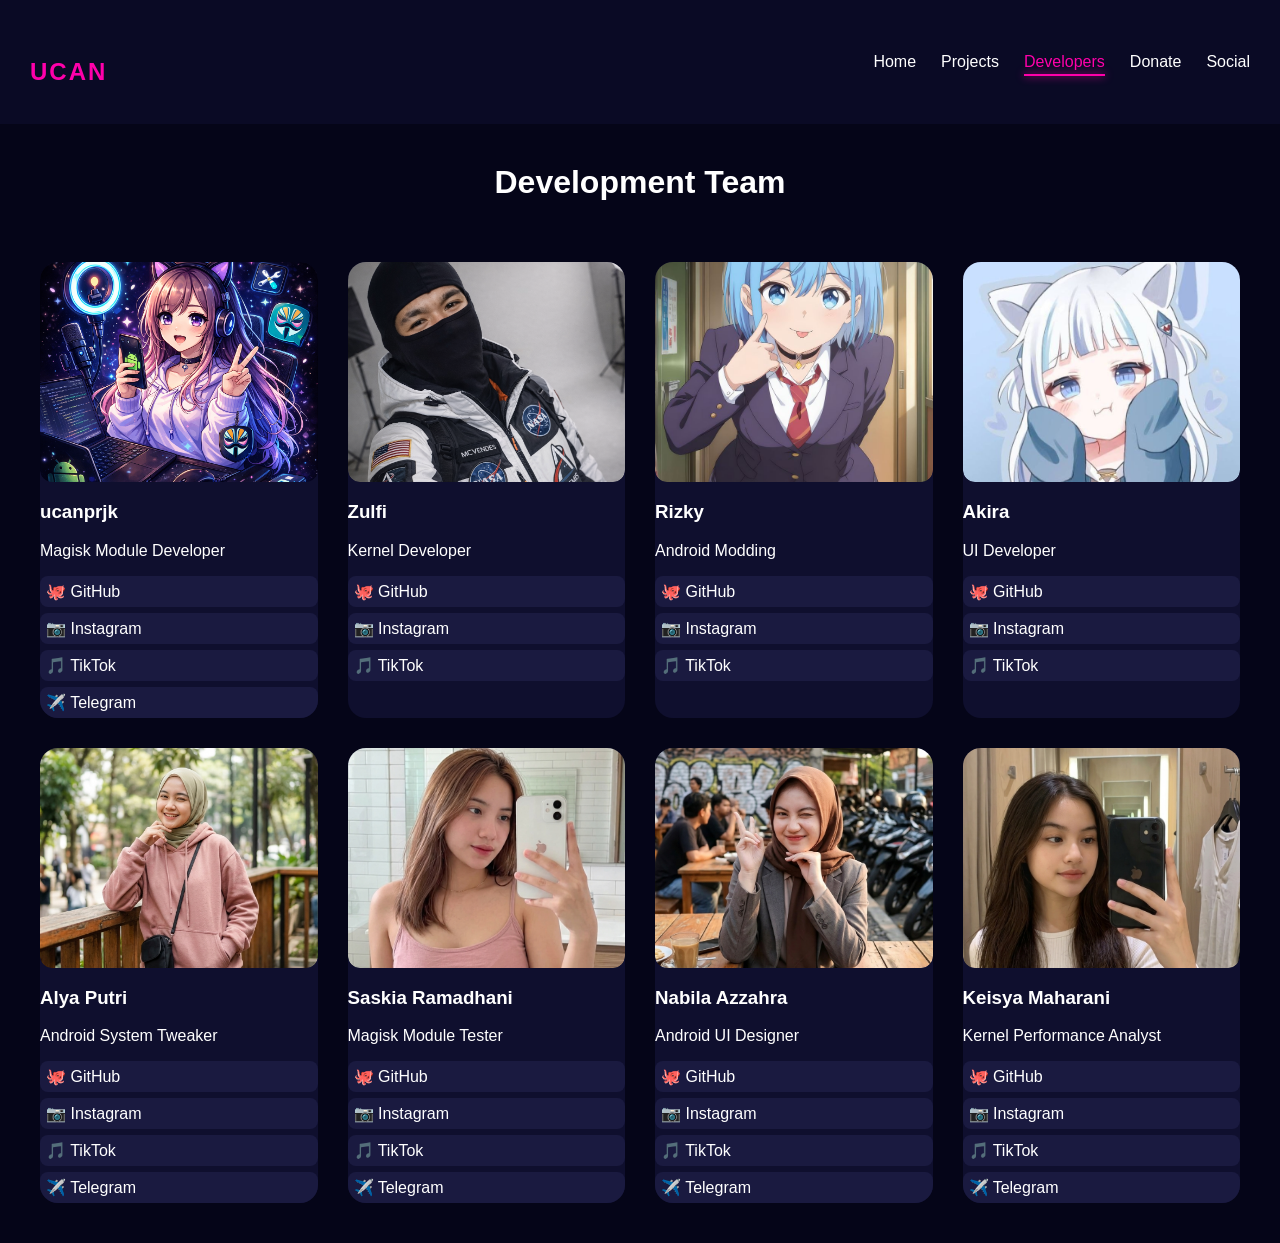
<file: dev.html>
<!DOCTYPE html>
<html>

<head>

<meta charset="UTF-8">
<meta name="viewport" content="width=device-width, initial-scale=1.0">

<title>Developers</title>

<link rel="icon" type="image/png" href="img/avatar.png">
<link rel="stylesheet" href="css/style.css">

</head>

<script>

window.addEventListener("load",function(){

document.getElementById("loader").style.display="none";

});

</script>

<script>

window.addEventListener("load",function(){

document.getElementById("loader").style.display="none";

});

</script>

<body>

    <div id="loader">
<h1>UCAN PROJECT</h1>
<p>Loading system...</p>
</div>

<nav>

<h2 class="logo">UCAN</h2>

<div class="menu-toggle" id="menu-toggle">
☰
</div>

<ul id="nav-menu">
<li><a href="index.html">Home</a></li>
<li><a href="projects.html">Projects</a></li>
<li><a href="dev.html" class="active">Developers</a></li>
<li><a href="donate.html">Donate</a></li>
<li><a href="social.html">Social</a></li>
</ul>

</nav>

<h1 class="title">Development Team</h1>

<div class="dev-container">

<!-- DEV 1 -->

<div class="repo-card">
    
<div class="dev-photo">
<img src="img/dev1.png" class="dev-img">
</div>

<h3>ucanprjk</h3>

<p>Magisk Module Developer</p>

<div class="dev-links">

<a href="https://github.com/ucanprjk" target="_blank">🐙 GitHub</a>

<a href="#">📷 Instagram</a>

<a href="https://www.tiktok.com/@ucanprjk" target="_blank">🎵 TikTok</a>

<a href="https://t.me/+aZ-YYIkyBL80ZDZl" target="_blank">✈️ Telegram</a>

</div>

</div>

<!-- DEV 2 -->

<div class="repo-card">

<div class="dev-photo">
<img src="img/dev2.png" class="dev-img">
</div>

<h3>Zulfi</h3>

<p>Kernel Developer</p>

<div class="dev-links">

<a href="#">🐙 GitHub</a>
<a href="#">📷 Instagram</a>
<a href="#">🎵 TikTok</a>

</div>

</div>

<!-- DEV 3 -->

<div class="repo-card">

<div class="dev-photo">
<img src="img/dev3.png" class="dev-img">
</div>

<h3>Rizky</h3>

<p>Android Modding</p>

<div class="dev-links">

<a href="#">🐙 GitHub</a>
<a href="#">📷 Instagram</a>
<a href="#">🎵 TikTok</a>

</div>

</div>

<!-- DEV 4 -->

<div class="repo-card">

<div class="dev-photo">
<img src="img/dev4.png" class="dev-img">
</div>

<h3>Akira</h3>

<p>UI Developer</p>

<div class="dev-links">
 

<a href="#">🐙 GitHub</a>
<a href="#">📷 Instagram</a>
<a href="#">🎵 TikTok</a>

</div>

</div>

<!-- DEV 5 -->

<div class="repo-card">

<div class="dev-photo">
<img src="img/dev5.png" class="dev-img">
</div>

<h3>Alya Putri</h3>

<p>Android System Tweaker</p>

<div class="dev-links">

<a href="#">🐙 GitHub</a>

<a href="#">📷 Instagram</a>

<a href="#">🎵 TikTok</a>

<a href="#">✈️ Telegram</a>

</div>

</div>


<!-- DEV 6 -->

<div class="repo-card">

<div class="dev-photo">
<img src="img/dev6.png" class="dev-img">
</div>

<h3>Saskia Ramadhani</h3>

<p>Magisk Module Tester</p>

<div class="dev-links">

<a href="#">🐙 GitHub</a>

<a href="#">📷 Instagram</a>

<a href="#">🎵 TikTok</a>

<a href="#">✈️ Telegram</a>

</div>

</div>


<!-- DEV 7 -->

<div class="repo-card">

<div class="dev-photo">
<img src="img/dev7.png" class="dev-img">
</div>

<h3>Nabila Azzahra</h3>

<p>Android UI Designer</p>

<div class="dev-links">

<a href="#">🐙 GitHub</a>

<a href="#">📷 Instagram</a>

<a href="#">🎵 TikTok</a>

<a href="#">✈️ Telegram</a>

</div>

</div>


<!-- DEV 8 -->

<div class="repo-card">

<div class="dev-photo">
<img src="img/dev8.png" class="dev-img">
</div>

<h3>Keisya Maharani</h3>

<p>Kernel Performance Analyst</p>

<div class="dev-links">

<a href="#">🐙 GitHub</a>

<a href="#">📷 Instagram</a>

<a href="#">🎵 TikTok</a>

<a href="#">✈️ Telegram</a>

</div>

</div>
<script src="js/menu.js"></script>
</body>
</html>
</file>
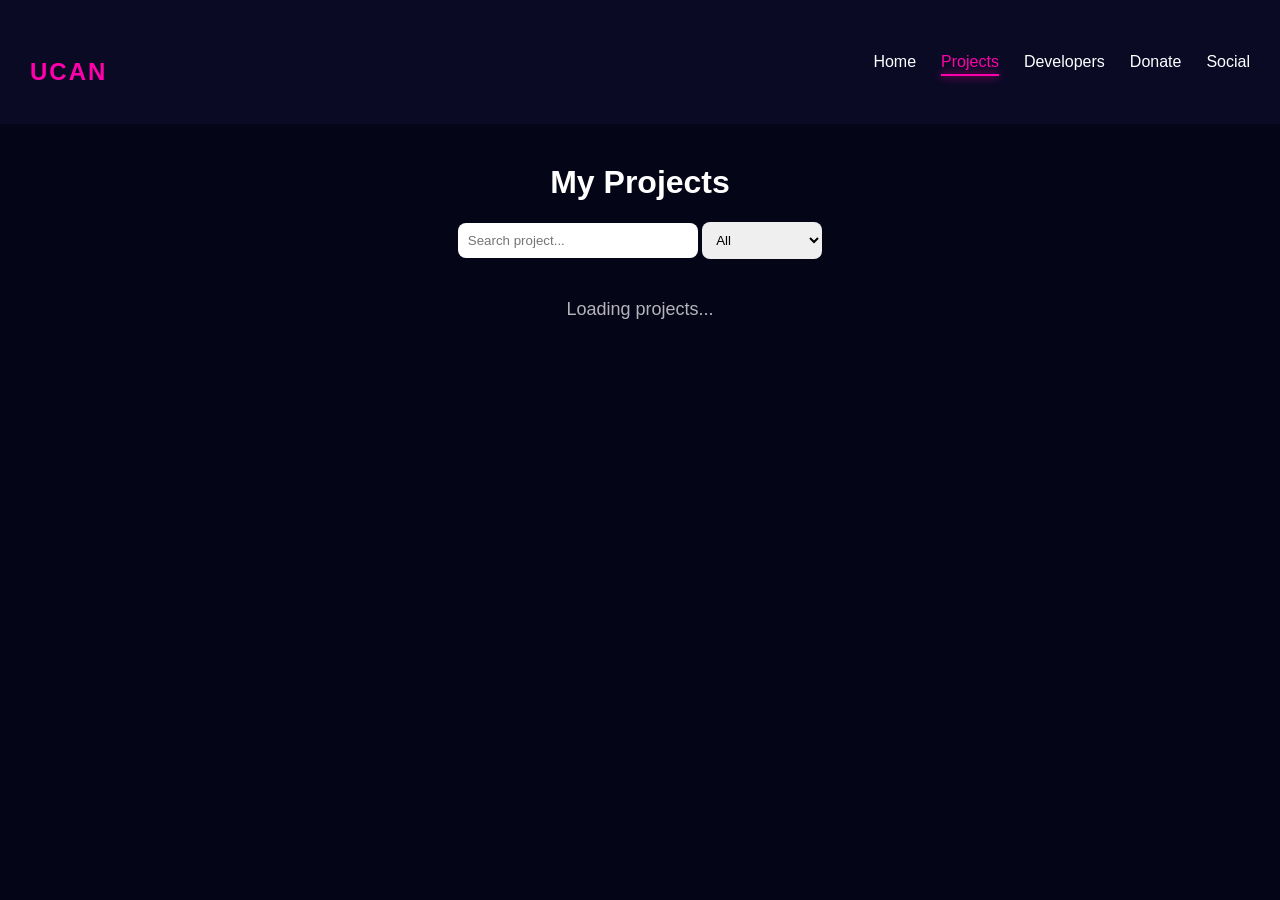
<file: projects.html>
<!DOCTYPE html>
<html>

<head>

<meta charset="UTF-8">
<meta name="viewport" content="width=device-width, initial-scale=1.0">

<title>Projects</title>

<link rel="icon" type="image/png" href="img/avatar.png">

<link rel="stylesheet" href="css/style.css">

</head>

<script>

window.addEventListener("load",function(){

document.getElementById("loader").style.display="none";

});

</script>

<body>

<div id="loader">
    
<h1>UCAN PROJECT</h1>
<p>Loading system...</p>
</div>

<nav>

<h2 class="logo">UCAN</h2>

<div class="menu-toggle" id="menu-toggle">
☰
</div>

<ul id="nav-menu">

<li><a href="index.html">Home</a></li>
<li><a href="projects.html" class="active">Projects</a></li>
<li><a href="dev.html">Developers</a></li>
<li><a href="donate.html">Donate</a></li>
<li><a href="social.html">Social</a></li>

</ul>

</nav>

<h1 class="title">My Projects</h1>

<div class="tools">

<input type="text" id="search" placeholder="Search project...">

<select id="filter">
<option value="all">All</option>
<option value="magisk">Magisk</option>
<option value="zram">ZRAM</option>
<option value="kernel">KERNEL</option>
<option value="modul mtk">MODUL MTK</option>
<option value="universal">UNIVERSAL</option>
<option value="tweak">TWEAK</option>
<option value="snapdragon">Snapdragon</option>
</select>

</div>

<div id="loading">Loading projects...</div>

<div id="repos"></div>

<script src="js/repos.js"></script>
<script src="js/menu.js"></script>
</body>
</html>
</file>
<file: css/style.css>
body{

margin:0;
font-family:Arial;
background:#050518;
color:white;

}

nav{

display:flex;
justify-content:space-between;
padding:20px;
background:#0a0a25;

}

nav ul{

display:flex;
list-style:none;
gap:20px;

}

nav a{

color:white;
text-decoration:none;

}

.hero{

text-align:center;
padding:80px 20px;

}

.avatar{

width:140px;
border-radius:50%;
border:3px solid #ff00aa;

}

.btn{

background:linear-gradient(45deg,#ff00aa,#6a5cff);
padding:12px 25px;
border-radius:30px;
color:white;
text-decoration:none;

}

.github-stats{

display:flex;
justify-content:center;
gap:20px;
flex-wrap:wrap;

}

.github-stats img{

width:400px;
max-width:90%;

}

.snake{

width:900px;
max-width:95%;

}

.title{

text-align:center;
margin-top:40px;

}

.card{

background:#0f0f2e;
margin:20px auto;
padding:20px;
width:260px;
text-align:center;
border-radius:15px;

}

footer{

text-align:center;
padding:30px;
margin-top:50px;

}

.donate-card{

background:#0f0f2e;
padding:20px;
margin:20px auto;
width:280px;
border-radius:16px;

transition:0.3s;
border:2px solid transparent;

}

.donate-card a{

display:flex;
align-items:center;
gap:12px;

text-decoration:none;
color:white;
font-size:18px;

}

.icon{

width:28px;

}

.donate-card:hover{

border-color:#ff00aa;

box-shadow:0 0 15px #ff00aa;

transform:translateY(-4px);

}

.donate-card:active{

box-shadow:0 0 20px #6a5cff;

}

.social-card{

background:#0f0f2e;
padding:18px;
margin:20px auto;
width:280px;
border-radius:16px;

transition:0.3s;

border:2px solid transparent;

}

.social-card a{

display:flex;
align-items:center;
gap:12px;

color:white;
text-decoration:none;
font-size:18px;

}

.icon{

width:28px;

}

.social-card:hover{

border-color:#ff00aa;

box-shadow:0 0 15px #ff00aa;

transform:translateY(-4px);

}

.social-card:active{

box-shadow:0 0 20px #6a5cff;

}

nav{

display:flex;
justify-content:space-between;
align-items:center;

padding:18px 30px;

background:#0a0a25;

}

.logo{

color:#ff00aa;
letter-spacing:2px;

}

nav ul{

display:flex;
gap:25px;
list-style:none;

}

nav a{

color:white;
text-decoration:none;
position:relative;

padding-bottom:6px;

}

nav a::after{

content:"";
position:absolute;

left:0;
bottom:0;

width:0;
height:2px;

background:#ff00aa;

transition:0.3s;

}

nav a:hover::after{

width:100%;

}

nav a.active{

color:#ff00aa;

}

nav a.active::after{

width:100%;

box-shadow:0 0 8px #ff00aa;

}

.menu-toggle{

display:none;
font-size:28px;
cursor:pointer;

}

@media(max-width:768px){

nav ul{

display:none;
flex-direction:column;

position:absolute;

top:70px;
right:0;

background:#0a0a25;

width:200px;

padding:20px;

}

nav ul.active{

display:flex;

}

.menu-toggle{

display:block;

}

}

.tools{

text-align:center;
margin-top:20px;

}

#search{

padding:10px;
width:220px;
border-radius:8px;
border:none;

}

#filter{

padding:10px;
border-radius:8px;
border:none;

}

#repos{

display:grid;
grid-template-columns:repeat(auto-fit,minmax(260px,1fr));

gap:25px;

padding:40px;

}

.repo-card{

background:#0f0f2e;

border-radius:18px;

overflow:hidden;

transition:0.3s;

}

.repo-card:hover{

transform:translateY(-8px);

box-shadow:0 0 20px #ff00aa;

}

.repo-img{

width:100%;
height:160px;

object-fit:cover;

}

.repo-body{

padding:15px;

}

.repo-body h3{

margin:0;

}

.repo-body p{

font-size:14px;

opacity:0.8;

}

.repo-buttons{

margin-top:10px;

display:flex;
gap:10px;

}

.repo-buttons a{

background:#ff00aa;

padding:6px 12px;

border-radius:8px;

text-decoration:none;

color:white;

font-size:13px;

}

.dev-container{

display:grid;

grid-template-columns:repeat(auto-fit,minmax(250px,1fr));

gap:30px;

padding:40px;

}

.dev-card{

background:#0f0f2e;

padding:20px;

border-radius:20px;

text-align:center;

transition:0.3s;

}

.dev-card:hover{

transform:translateY(-8px);

box-shadow:0 0 20px #ff00aa;

}

.dev-img{

width:100%;
height:220px;

object-fit:cover;
object-position:center;

border-radius:12px;

}

.dev-links{

margin-top:10px;

display:flex;

flex-direction:column;

gap:6px;

}

.dev-links a{

text-decoration:none;

background:#1a1a40;

padding:6px;

border-radius:8px;

color:white;

transition:0.2s;

}

.dev-links a:hover{

background:#ff00aa;

}

.dev-photo{

width:100%;
height:220px;

overflow:hidden;

border-radius:12px;

margin-bottom:10px;

}

.github-dashboard{

display:flex;
justify-content:center;
align-items:center;
gap:30px;

flex-wrap:wrap;

margin-top:30px;

}

.github-dashboard img{

max-width:420px;

border-radius:12px;

box-shadow:0 0 10px rgba(255,0,170,0.4);

}

.contribution{

display:flex;
justify-content:center;

margin-top:20px;

}

.contribution img{

max-width:900px;

}

h2{

text-align:center;
margin-top:40px;

}

.github-dashboard{

display:flex;

justify-content:center;

align-items:center;

gap:30px;

flex-wrap:wrap;

margin-top:20px;

}

.contribution{

display:flex;

justify-content:center;

margin-top:20px;

}

#loading{

text-align:center;

font-size:18px;

margin-top:40px;

opacity:0.7;

}

.repo-card{

animation:fadeIn 0.5s ease;

}

@keyframes fadeIn{

from{
opacity:0;
transform:translateY(10px);
}

to{
opacity:1;
transform:translateY(0);
}

}

#loader{

position:fixed;
top:0;
left:0;

width:100%;
height:100%;

background:#0a0a1a;

display:flex;
flex-direction:column;

justify-content:center;
align-items:center;

z-index:9999;

color:white;

font-family:monospace;

}

#loader h1{

color:#ff00aa;

}

.floating-social{

position:fixed;

right:20px;
bottom:20px;

display:flex;
flex-direction:column;

gap:10px;

}

.floating-social a{

width:45px;
height:45px;

background:#1a1a40;

border-radius:50%;

display:flex;
align-items:center;
justify-content:center;

color:white;

text-decoration:none;

transition:0.3s;

}

.floating-social a:hover{

background:#ff00aa;
transform:scale(1.1);

}

/* DONATE PROGRESS */

.donate-progress-box{

max-width:500px;

margin:30px auto;

text-align:center;

}

.progress-bar{

width:100%;
height:20px;

background:#111;

border-radius:20px;

overflow:hidden;

box-shadow:0 0 10px #00ccff;

}

.progress-fill{

height:100%;

width:1%;

background:linear-gradient(
90deg,
#ff00cc,
#00ccff,
#ff00cc
);

background-size:200% 100%;

animation:neonMove 3s linear infinite;

box-shadow:
0 0 10px #ff00cc,
0 0 20px #00ccff;

}

.progress-text{

margin-top:10px;

font-weight:bold;

}

@keyframes neonMove{

0%{
background-position:0%;
}

100%{
background-position:200%;
}

}
</file>
